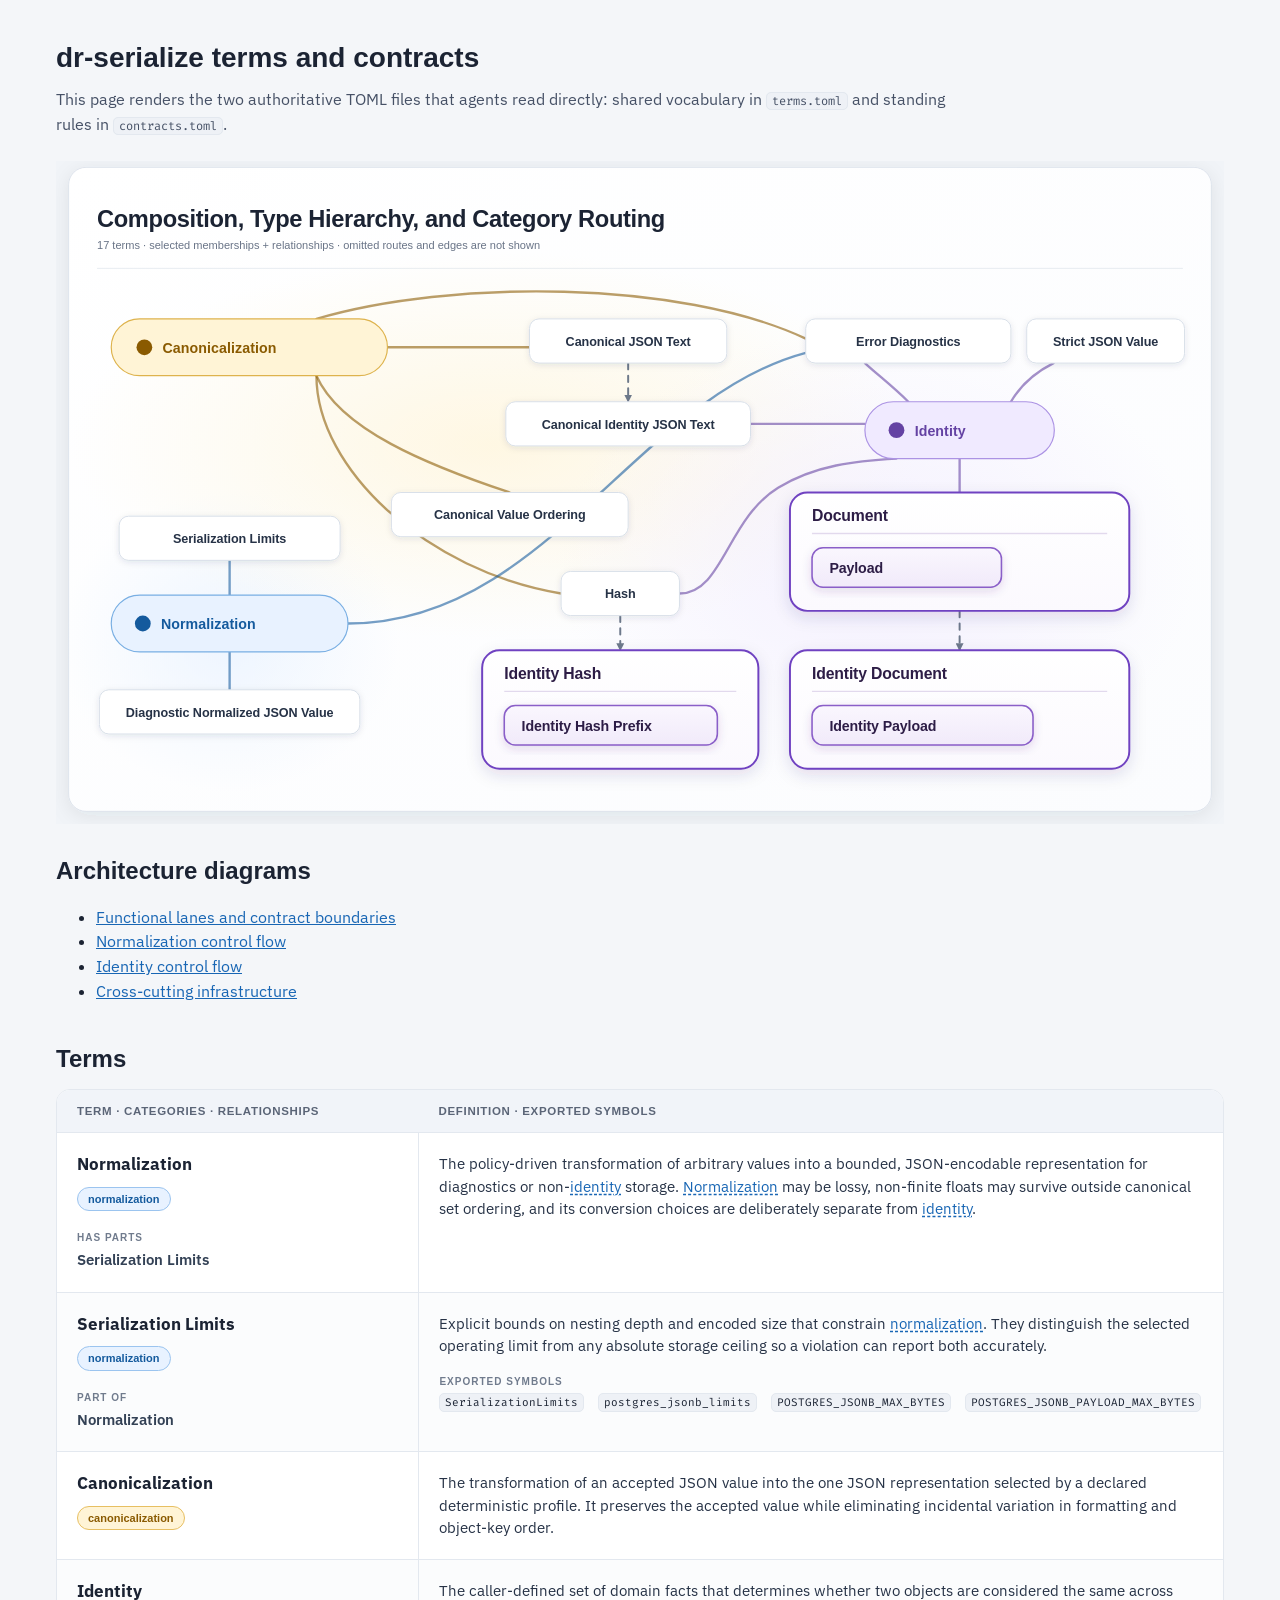
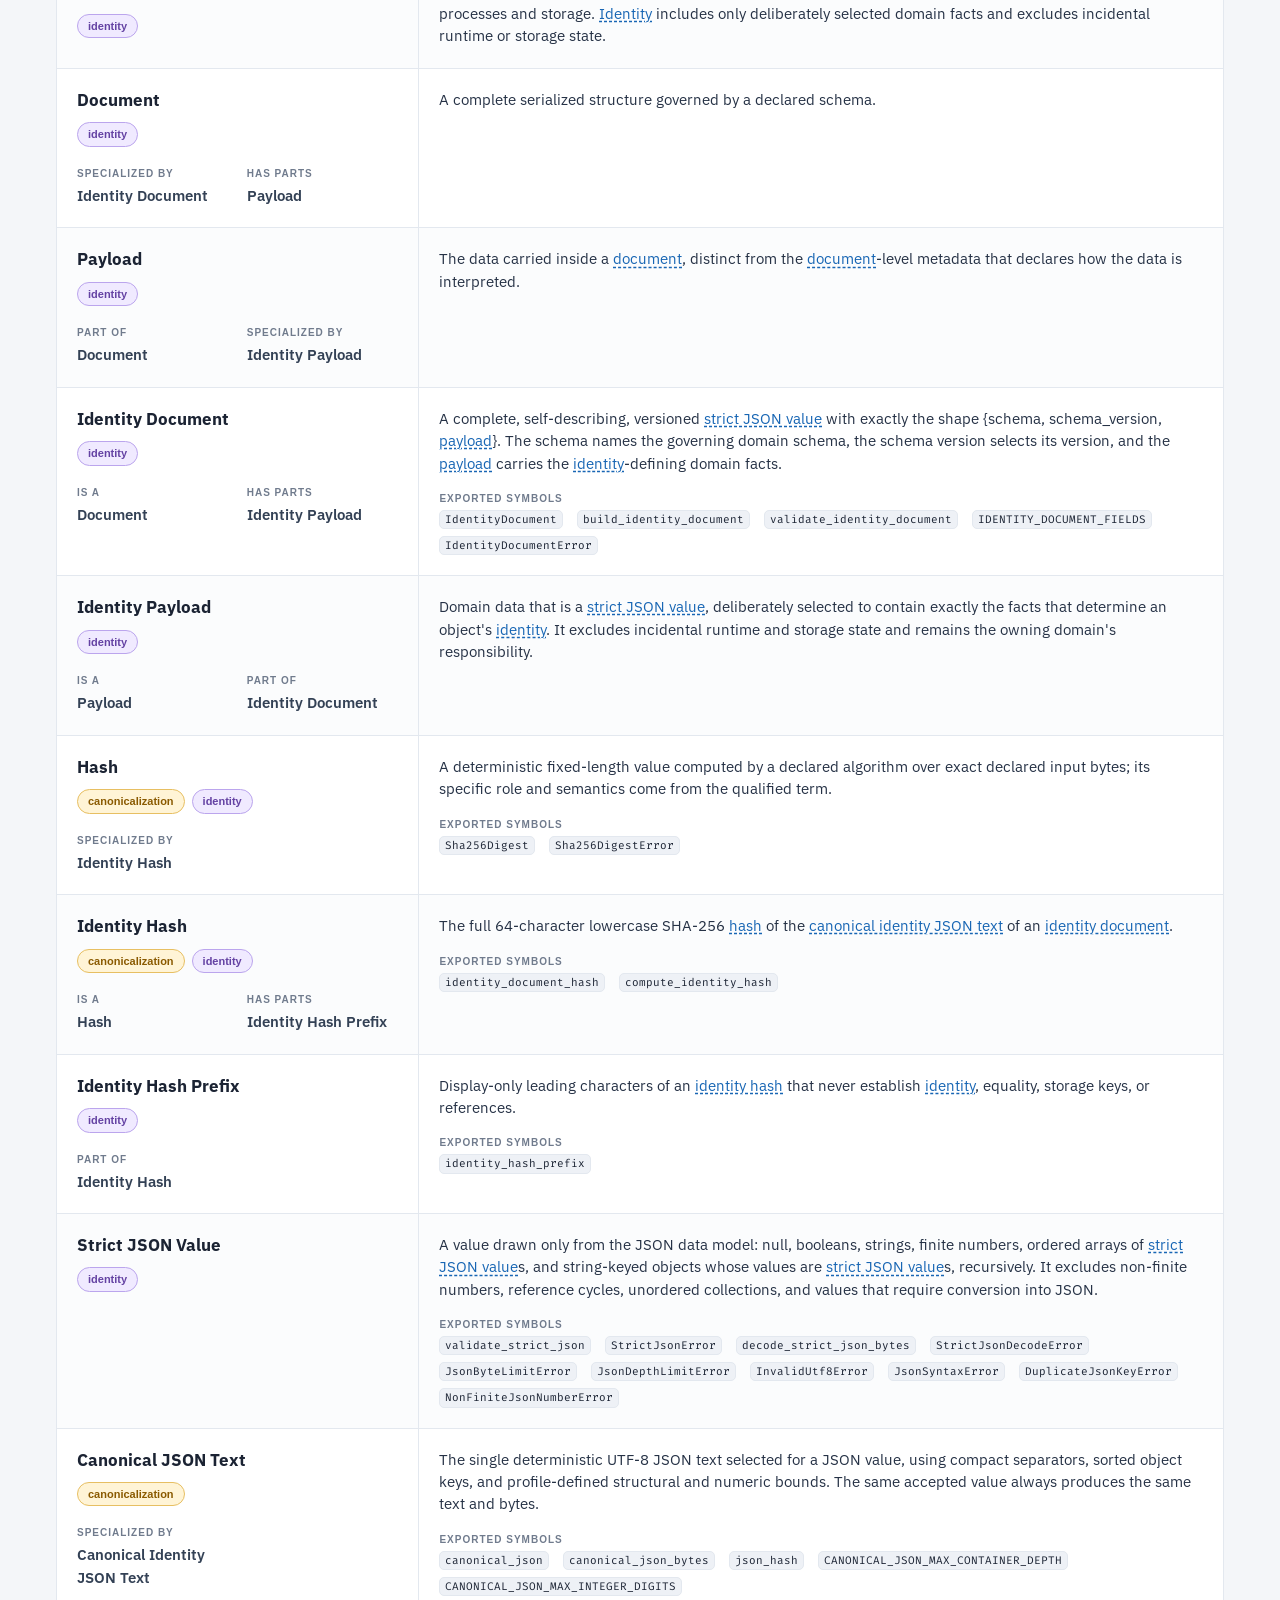
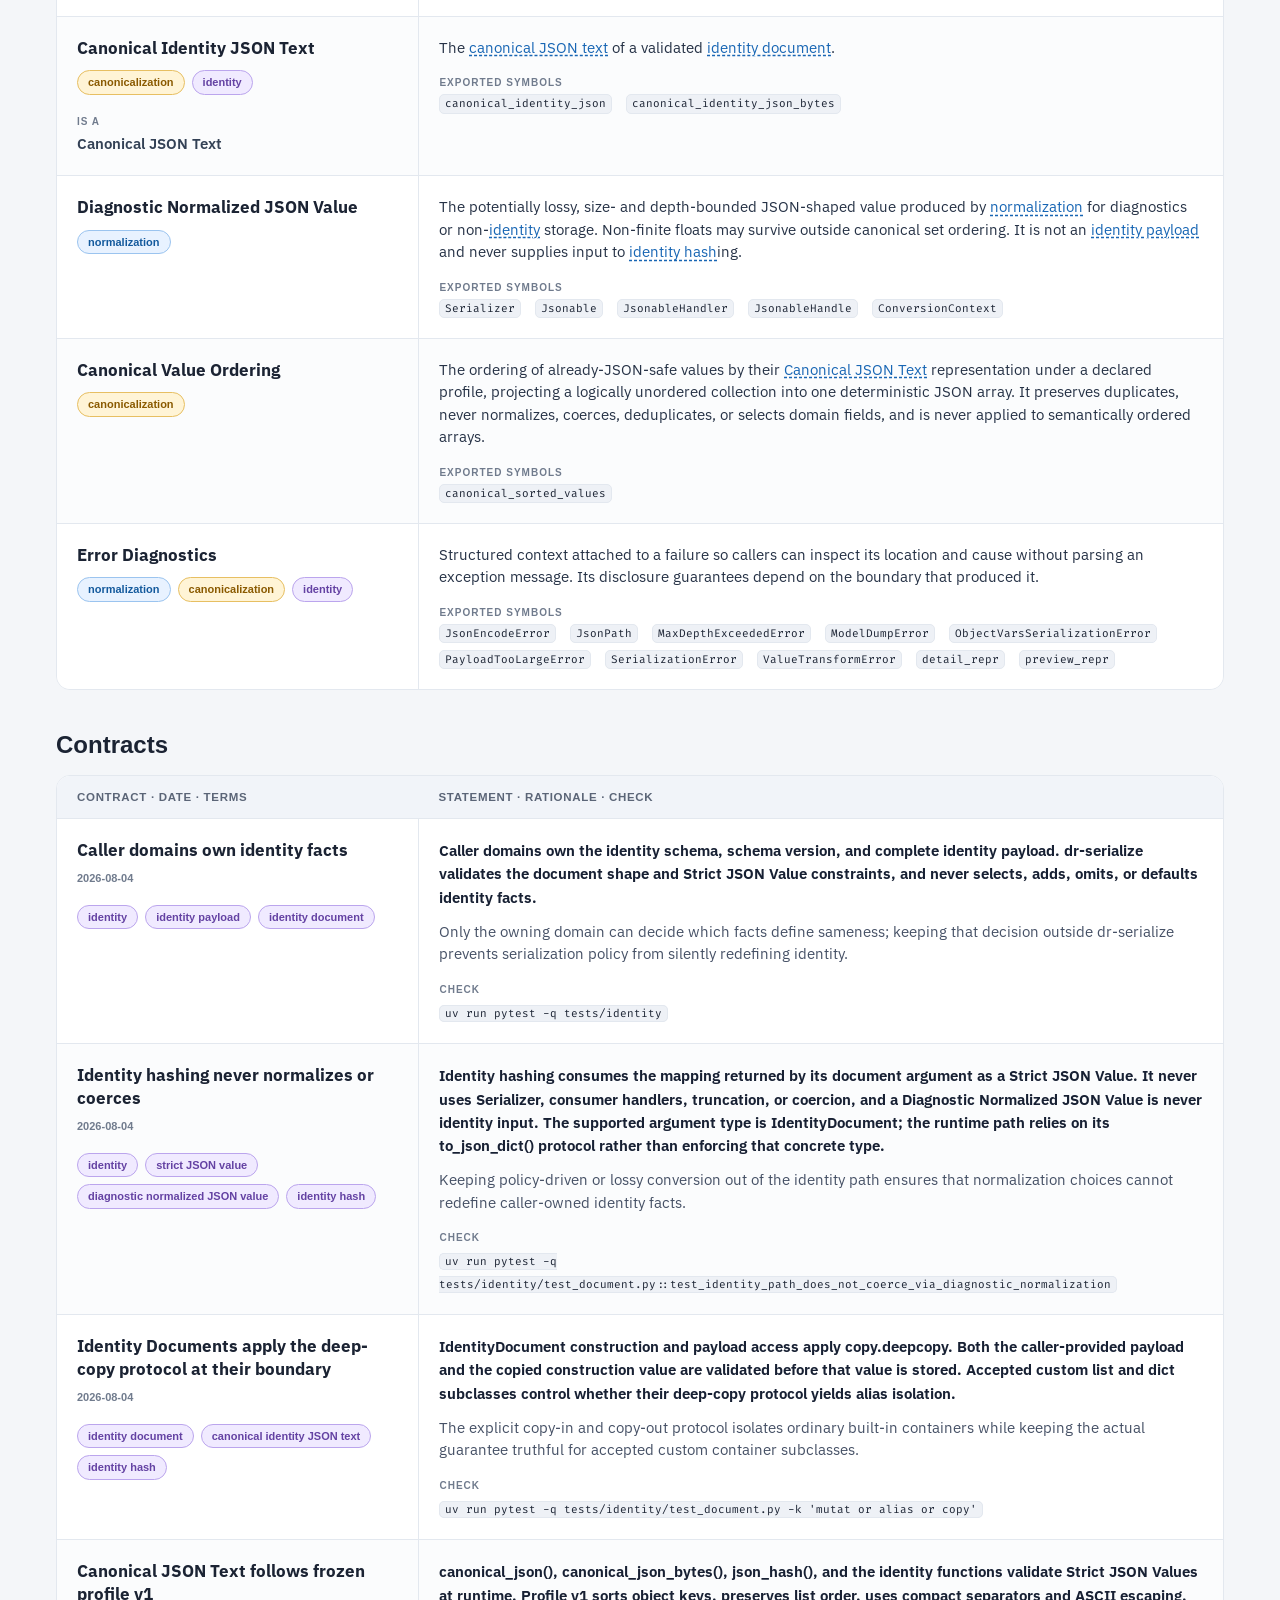
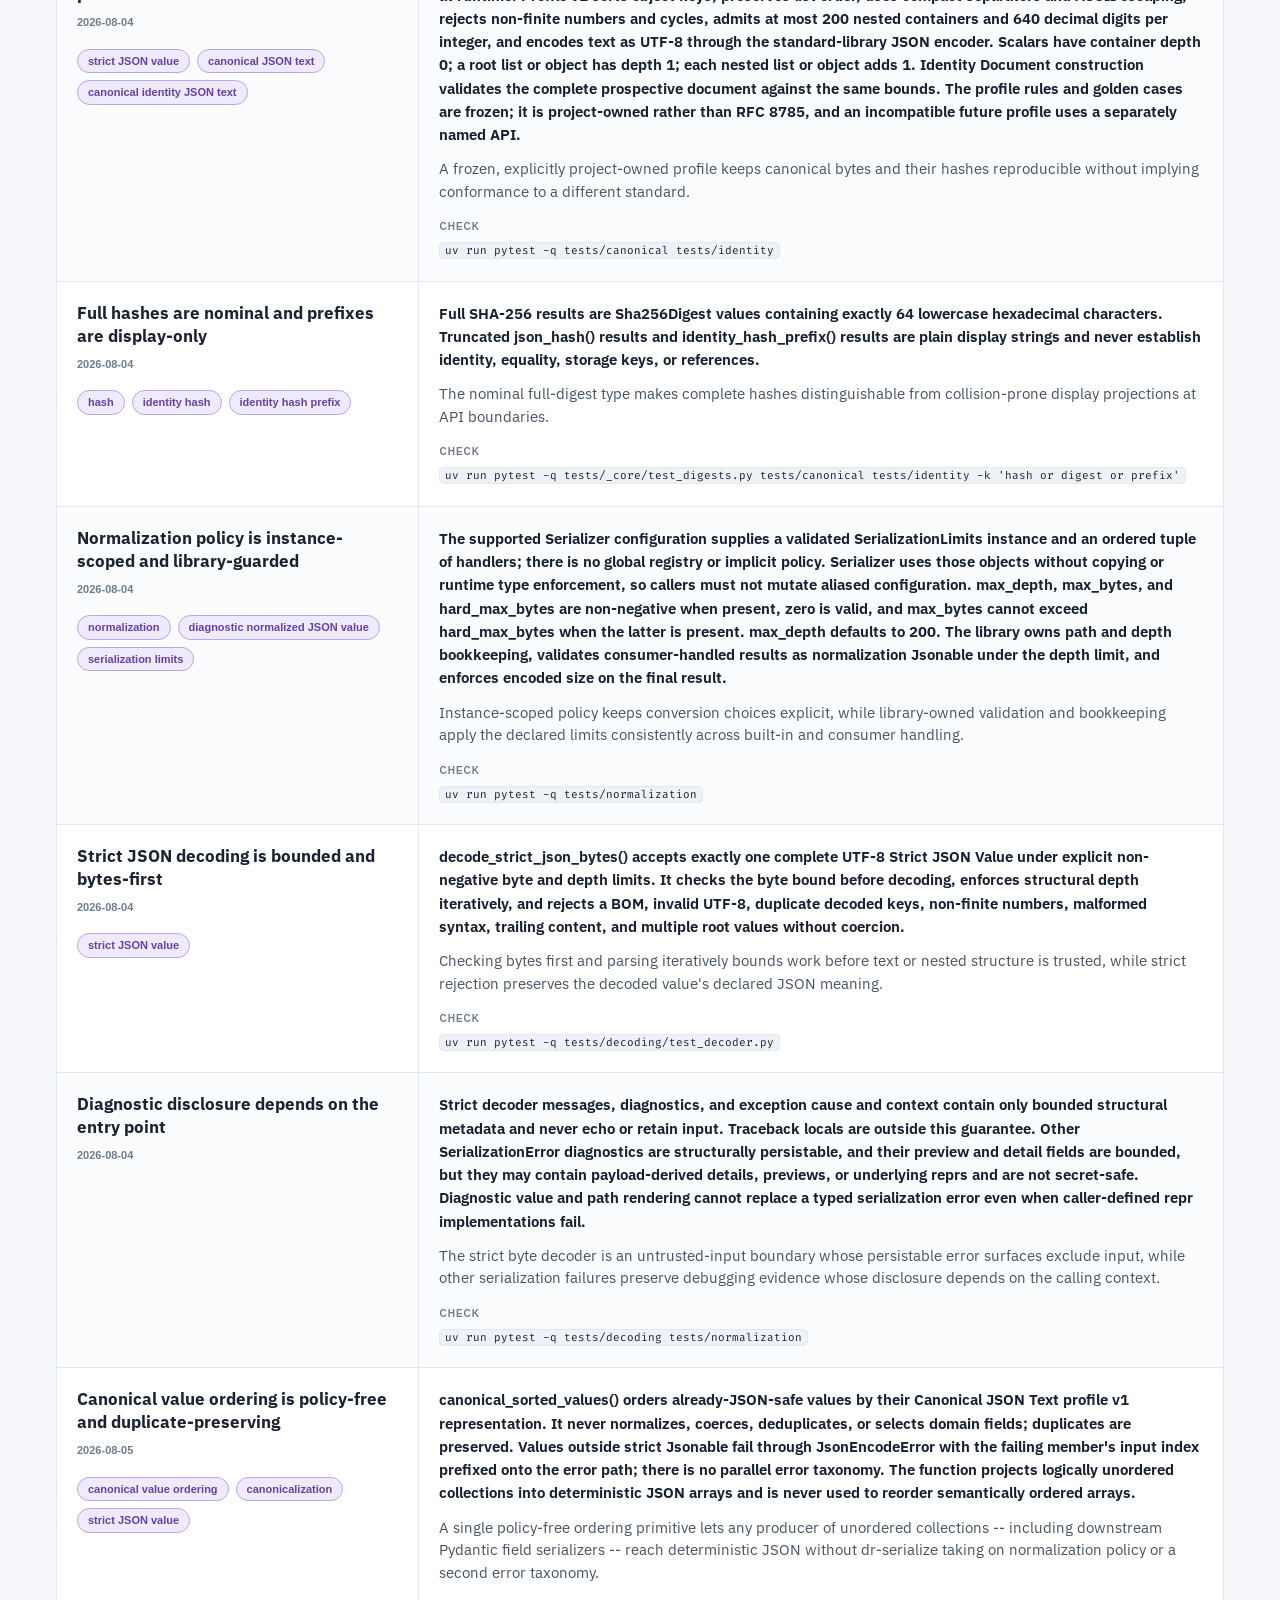
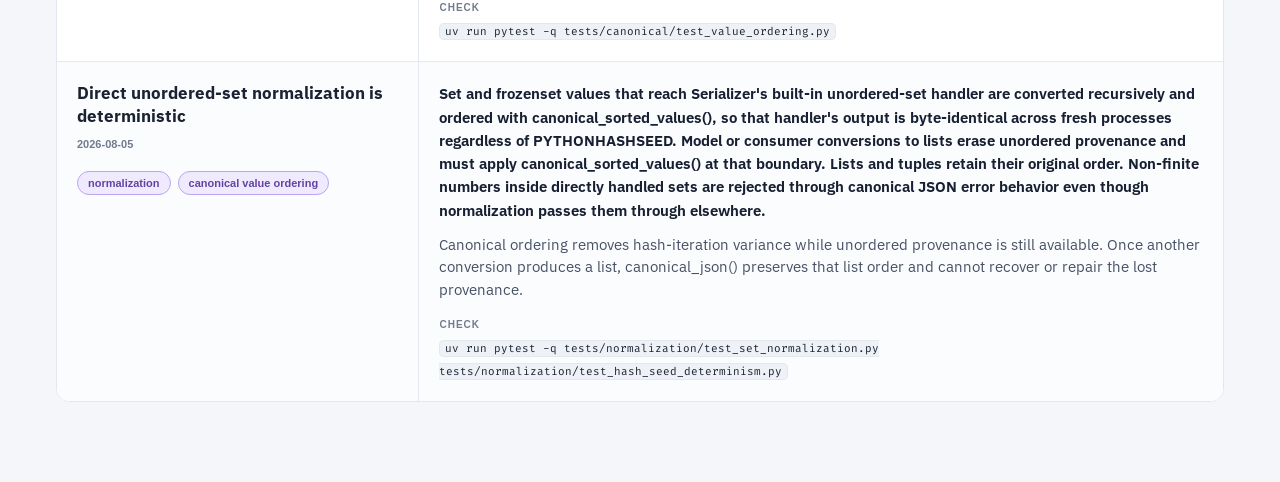
<file: .defs/index.html>
<!DOCTYPE html>
<html lang="en">
<head>
<meta charset="utf-8">
<meta name="viewport" content="width=device-width, initial-scale=1">
<link rel="icon" href="favicon.svg" type="image/svg+xml">
<link rel="stylesheet" href="doc.css">
<title>dr-serialize · Terms and contracts</title>
<style>
  .terms-page { width: 100%; max-width: 1480px; }
  .terms-page h1 { margin-bottom: 12px; }
  .page-intro { max-width: 900px; margin: 0 0 24px; color: #465166; }
  .terms-graph {
    display: block;
    width: 100%;
    aspect-ratio: 1480 / 840;
    margin: 0 0 28px;
    border: 0;
  }
  .reference-section + .reference-section { margin-top: 36px; }
  .reference-section h2 { margin-bottom: 12px; }
  .terms-shell { overflow: hidden; border: 1px solid var(--line); border-radius: 14px; background: var(--surface); }
  .terms-table { border: 0; font-size: 14.5px; }
  .terms-table thead,
  .terms-table tbody { display: block; }
  .terms-table tr { display: grid; grid-template-columns: minmax(280px, 31%) minmax(0, 1fr); }
  .terms-table th,
  .terms-table td { border: 0; }
  .terms-table th { padding: 13px 20px; }
  .terms-table tbody tr { border-top: 1px solid var(--line); }
  .terms-table tbody tr:nth-child(even) { background: #fbfcfd; }
  .terms-table tbody td { padding: 20px; }
  .terms-table tbody td + td { border-left: 1px solid var(--line); }
  .term-name { margin: 0; font: 700 17px/1.35 var(--font-prose); }
  dfn.term-name { font-style: normal; }
  .term-categories { display: flex; flex-wrap: wrap; gap: 7px; margin-top: 10px; }
  .term-category { padding: 3px 10px; border: 1px solid; border-radius: 999px; font: 650 11px/1.5 var(--font-system); }
  .term-category[data-category="normalization"] { border-color: #9bc4ef; background: #e8f2ff; color: #145a9d; }
  .term-category[data-category="canonicalization"] { border-color: #e7bf62; background: #fff4d6; color: #8a5a00; }
  .term-category[data-category="identity"] { border-color: #bba5ed; background: #f0eaff; color: #6442a3; }
  .term-category:not([data-category="normalization"]):not([data-category="canonicalization"]):not([data-category="identity"]) {
    border-color: #c8d0dc;
    background: #f2f4f7;
    color: #465166;
  }
  .term-relationships { display: grid; grid-template-columns: repeat(2, minmax(0, 1fr)); gap: 13px 18px; margin-top: 20px; }
  .relationship-label,
  .symbols-label { margin-bottom: 4px; color: #707b8d; font: 700 10px/1.4 var(--font-system); letter-spacing: .1em; text-transform: uppercase; }
  .relationship-values { display: flex; flex-wrap: wrap; gap: 3px 10px; }
  .relationship-values a { color: #334155; font-weight: 600; text-decoration: none; }
  .relationship-values a:hover,
  .relationship-values a:focus-visible { color: var(--accent); text-decoration: underline; }
  .term-definition { margin: 0; color: #263246; line-height: 1.55; }
  .vocab-ref { color: var(--accent); text-decoration-line: underline; text-decoration-style: dashed; text-underline-offset: 2px; }
  .term-symbols { margin-top: 17px; }
  .symbol-list { display: flex; flex-wrap: wrap; gap: 7px 14px; }
  .symbol-list code { font-size: 11px; }
  .contract-title { display: block; font: 700 17px/1.35 var(--font-prose); }
  .contract-date { display: block; margin-top: 8px; color: #707b8d; font: 650 11px/1.5 var(--font-system); }
  .contract-terms { display: flex; flex-wrap: wrap; gap: 7px; margin-top: 18px; }
  .contract-term { padding: 3px 10px; border: 1px solid #bba5ed; border-radius: 999px; background: #f0eaff; color: #6442a3; font: 650 11px/1.5 var(--font-system); text-decoration: none; }
  .contract-term:hover,
  .contract-term:focus-visible { border-color: var(--accent); color: var(--accent); text-decoration: underline; }
  .contract-statement { margin: 0; color: #172033; font: 650 15px/1.55 var(--font-prose); }
  .contract-rationale { margin: 12px 0 0; color: #465166; line-height: 1.55; }
  .contract-check { margin-top: 17px; }
  .check-label { margin-bottom: 4px; color: #707b8d; font: 700 10px/1.4 var(--font-system); letter-spacing: .1em; text-transform: uppercase; }
  .contract-check code { overflow-wrap: anywhere; font-size: 11px; }
  .defs-error { grid-column: 1 / -1; color: var(--red); }

  @media (max-width: 760px) {
    .terms-table thead { display: none; }
    .terms-table,
    .terms-table tbody,
    .terms-table tr,
    .terms-table tbody td { display: block; width: 100%; min-width: 0; }
    .terms-table tbody td { overflow-wrap: anywhere; }
    .terms-table tbody td + td { border-top: 1px solid var(--line); border-left: 0; }
  }

  @media (max-width: 480px) {
    .term-relationships { grid-template-columns: 1fr; }
  }
</style>
</head>
<body>
<main class="terms-page">
<h1>dr-serialize terms and contracts</h1>
<p class="page-intro">
  This page renders the two authoritative TOML files that agents read directly:
  shared vocabulary in <code>terms.toml</code> and standing rules in
  <code>contracts.toml</code>.
</p>
<object
  class="terms-graph"
  data="figs/all-terms.svg"
  type="image/svg+xml"
  aria-label="Composition, type hierarchy, and category routing for dr-serialize terms"
>
  <a href="figs/all-terms.svg">Open the dr-serialize terms graph</a>
</object>
<section class="reference-section" aria-labelledby="diagrams-heading">
  <h2 id="diagrams-heading">Architecture diagrams</h2>
  <ul>
    <li>
      <a href="figs/lane-contract-map.svg">Functional lanes and contract boundaries</a>
    </li>
    <li>
      <a href="figs/normalization-control-flow.svg">Normalization control flow</a>
    </li>
    <li>
      <a href="figs/identity-control-flow.svg">Identity control flow</a>
    </li>
    <li>
      <a href="figs/cross-cutting-tooling.svg">Cross-cutting infrastructure</a>
    </li>
  </ul>
</section>
<section class="reference-section" aria-labelledby="terms-heading">
  <h2 id="terms-heading">Terms</h2>
  <div class="terms-shell">
    <table class="terms-table">
      <thead>
        <tr>
          <th scope="col">Term · Categories · Relationships</th>
          <th scope="col">Definition · Exported symbols</th>
        </tr>
      </thead>
      <tbody data-defs-file="terms.toml" data-defs-kind="terms-reference"></tbody>
    </table>
  </div>
</section>
<section class="reference-section" aria-labelledby="contracts-heading">
  <h2 id="contracts-heading">Contracts</h2>
  <div class="terms-shell">
    <table class="terms-table">
      <thead>
        <tr>
          <th scope="col">Contract · Date · Terms</th>
          <th scope="col">Statement · Rationale · Check</th>
        </tr>
      </thead>
      <tbody
        data-defs-file="contracts.toml"
        data-defs-kind="contracts-reference"
        data-defs-terms-file="terms.toml"
      ></tbody>
    </table>
  </div>
</section>
<script type="module" src="defs-render.js"></script>
</main>
</body>
</html>
</file>
<file: .defs/doc.css>
@import url("https://fonts.googleapis.com/css2?family=Fira+Code:wght@400;600&family=IBM+Plex+Sans:wght@400;600;700&display=swap");

:root {
  --bg: #f4f6f9;
  --surface: #fff;
  --ink: #1b2333;
  --muted: #5b6577;
  --line: #e3e8ef;
  --accent: #1866b4;
  --accent-soft: #e9f2fb;
  --anchor: #6f42c1;
  --anchor-soft: #f4eefb;
  --green: #2b8a3e;
  --green-soft: #e8f5ec;
  --amber: #9a6700;
  --amber-soft: #fff6e0;
  --red: #c0392b;
  --red-soft: #fdeceb;
  --code-bg: #f8f9fc;
  --font-prose: "IBM Plex Sans", "Helvetica Neue", sans-serif;
  --font-mono: "Fira Code", ui-monospace, SFMono-Regular, Menlo, Consolas, monospace;
  --font-system: -apple-system, BlinkMacSystemFont, "Segoe UI", Roboto, Helvetica, Arial, sans-serif;
}

* { box-sizing: border-box; }
html { scroll-behavior: smooth; }
body {
  margin: 0;
  background: var(--bg);
  color: var(--ink);
  font: 16px/1.55 var(--font-prose);
}
main { max-width: 2200px; margin: 0 auto; padding: 40px 56px 80px; }
main.wide { max-width: none; }
h1 { margin: 0 0 4px; font: 700 28px/1.25 var(--font-system); }
h2 { margin: 0; color: var(--ink); font-family: var(--font-system); }
h3 { margin: 0 0 8px; color: var(--ink); font: 700 16.5px/1.3 var(--font-system); }
p { margin: 0 0 12px; }
a { color: var(--accent); }
.dek { margin: 2px 0 4px; font: 400 16px/1.5 var(--font-prose); }
.byline { margin: 0 0 26px; color: var(--muted); font: 400 13px/1.55 var(--font-system); letter-spacing: .03em; }
.key { color: var(--anchor); }
.aside, .small { display: block; margin: 2px 0 12px; color: var(--muted); font-size: 13px; }
.card .id, nav.toc .g { font-family: var(--font-system); }

.section-head,
.layer-head {
  display: flex;
  align-items: baseline;
  gap: 14px;
  margin: 46px 0 20px;
  padding-bottom: 8px;
  border-bottom: 2px solid var(--line);
}
.section-head h2,
.layer-head h2 { font: 700 18px/1.3 var(--font-system); }
.section-head .tag,
.layer-head .tag { color: var(--muted); font: 600 11px/1.7 var(--font-mono); text-transform: uppercase; letter-spacing: .05em; }
.layer-head .n { color: var(--accent); font-size: 26px; font-weight: 700; }

.summary { margin: 18px 0; padding: 14px 18px; border: 1px solid var(--line); border-radius: 10px; background: var(--surface); font-size: 15px; }

.grid-2, .grid-3, .grid-4,
.cols2, .cols3, .cols4,
.l1, .l2, .l3 { display: grid; gap: 18px; }
.grid-2, .cols2, .l3 { grid-template-columns: repeat(2, minmax(0, 1fr)); }
.grid-3, .cols3, .l2 { grid-template-columns: repeat(3, minmax(0, 1fr)); }
.grid-4, .cols4, .l1 { grid-template-columns: repeat(4, minmax(0, 1fr)); }
.full { grid-column: 1 / -1; }

.panels { display: grid; grid-template-columns: 1fr; gap: 32px; align-items: start; margin: 18px 0; }
.panels > .panel { min-width: 0; }
.panel > .section-head { position: sticky; top: 0; z-index: 2; margin-top: 0; padding-top: 8px; background: var(--bg); }
@media (min-width: 1600px) {
  .panels.p2 { grid-template-columns: repeat(2, minmax(520px, 1fr)); }
  .panels.p3 { grid-template-columns: repeat(3, minmax(460px, 1fr)); }
  .panels.p4 { grid-template-columns: repeat(4, minmax(420px, 1fr)); }
  .panels.p2 { grid-template-areas: "a b"; }
  .panels.p3 { grid-template-areas: "a b c"; }
  .panels.p4 { grid-template-areas: "a b c d"; }
  .panels.slotted > .panel.a { grid-area: a; }
  .panels.slotted > .panel.b { grid-area: b; }
  .panels.slotted > .panel.c { grid-area: c; }
  .panels.slotted > .panel.d { grid-area: d; }
  .panels:not(.slotted) > .panel.span2 { grid-column: span 2; }
}

.card {
  padding: 18px 22px;
  border: 1px solid var(--line);
  border-radius: 12px;
  background: var(--surface);
}
.card .decision { margin-bottom: 6px; font: 700 16.5px/1.4 var(--font-system); }
.card .why { color: var(--muted); font-size: 13px; }
.card ul { margin: 6px 0 0; padding-left: 18px; color: var(--muted); font-size: 14.5px; }
.card li { margin-bottom: 6px; }
.card li::marker { color: var(--accent); font-weight: 700; }
.card b, .card strong { color: var(--ink); }

.diagram,
figure.panel {
  margin-top: 18px;
  padding: 24px 28px;
  border: 1px solid var(--line);
  border-radius: 12px;
  background: var(--surface);
}
.drow, .flow { display: flex; align-items: stretch; gap: 10px; }
.dnode, .flow .node {
  flex: 1;
  padding: 10px 14px;
  border: 1.5px solid #9aa7bd;
  border-radius: 10px;
  background: #fbfcfe;
  text-align: center;
}
.dnode small, .flow .node small { display: block; margin-top: 3px; color: var(--muted); font-size: 13px; }
.dnode.ext, .flow .node.ext { border-style: dashed; }
.dnode.hot, .flow .node.hot { border-color: var(--green); background: var(--green-soft); }
.dnode.warn, .flow .node.warn { border-color: var(--amber); background: var(--amber-soft); }
.dnode.bad, .flow .node.bad { border-color: var(--red); background: var(--red-soft); }
.darr, .flow .arr { display: flex; align-items: center; color: #8b96a9; font-size: 20px; }
.dcaption, figcaption { margin-top: 10px; color: var(--muted); font-size: 13px; }

table { width: 100%; border: 1px solid var(--line); border-collapse: collapse; background: var(--surface); font-size: 14.5px; }
th, td { padding: 8px 12px; border-bottom: 1px solid var(--line); text-align: left; vertical-align: top; }
th { background: #f1f4f9; color: var(--muted); font: 600 11.5px/1.4 var(--font-system); letter-spacing: .06em; text-transform: uppercase; }
tr:last-child td { border-bottom: 0; }

code {
  padding: 0 5px;
  border: 1px solid var(--line);
  border-radius: 5px;
  background: #eef1f6;
  font: 75%/1.55 var(--font-mono);
}
.codeblock { margin: 14px 0; overflow: hidden; border: 1px solid var(--line); border-radius: 10px; background: var(--surface); }
.codeblock .cb-head { display: flex; justify-content: space-between; gap: 10px; padding: 7px 14px; border-bottom: 1px solid var(--line); background: #f1f4f9; color: var(--muted); font: 12px/1.4 var(--font-system); }
.codeblock pre { margin: 0; padding: 14px 16px; overflow-x: auto; background: var(--code-bg); font-family: var(--font-mono); }
.codeblock pre code { padding: 0; border: 0; background: transparent; font-size: 75%; line-height: 1.55; }
.chipcloud .adapter { font: 75%/1.55 var(--font-mono); }

.callout { margin: 14px 0; padding: 12px 18px; border-left: 4px solid var(--anchor); border-radius: 0 8px 8px 0; background: var(--anchor-soft); font-size: 14.5px; }

.colophon { margin-top: 46px; padding-top: 14px; border-top: 1px solid var(--line); color: var(--muted); font-size: 13px; }
.colophon code { background: var(--code-bg); }

body.with-toc { display: grid; grid-template-columns: 270px minmax(0, 1fr); }
nav.toc { position: sticky; top: 0; height: 100vh; overflow-y: auto; padding: 28px 20px; border-right: 1px solid var(--line); background: var(--surface); font-size: 14.5px; }
nav.toc .brand { margin-bottom: 12px; font-size: 15px; font-weight: 700; }
nav.toc .brand { font-family: var(--font-system); }
nav.toc a { display: block; margin-bottom: 2px; padding: 6px 10px; border-radius: 7px; color: var(--ink); text-decoration: none; }
nav.toc a:hover { background: var(--accent-soft); color: var(--accent); }

@media (max-width: 1500px) {
  .grid-3, .grid-4, .cols3, .cols4, .l1, .l2 { grid-template-columns: repeat(2, minmax(0, 1fr)); }
}
@media (max-width: 900px) {
  body.with-toc { display: block; }
  nav.toc { display: none; }
  main { padding: 24px; }
  .grid-2, .grid-3, .grid-4, .cols2, .cols3, .cols4, .l1, .l2, .l3 { grid-template-columns: 1fr; }
  .drow, .flow { flex-direction: column; }
}
</file>
